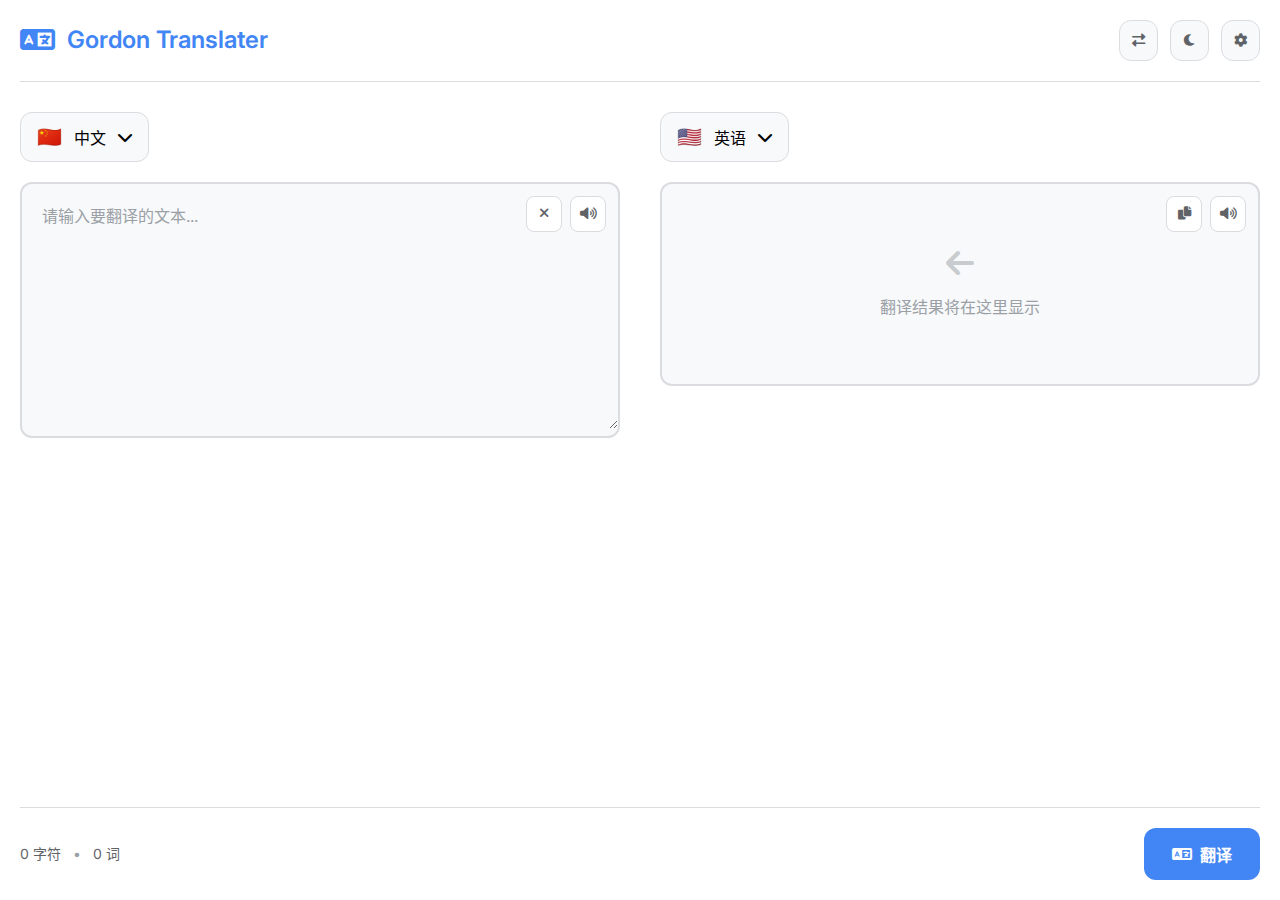
<file: index.html>
<!DOCTYPE html>
<html lang="zh-CN">
<head>
    <meta charset="UTF-8">
    <meta name="viewport" content="width=device-width, initial-scale=1.0">
    <title>Gordon Translater - 在线翻译工具</title>
    <link rel="stylesheet" href="styles.css">
    <link href="https://fonts.googleapis.com/css2?family=Inter:wght@300;400;500;600;700&display=swap" rel="stylesheet">
    <link rel="stylesheet" href="https://cdnjs.cloudflare.com/ajax/libs/font-awesome/6.0.0/css/all.min.css">
</head>
<body>
    <div class="container">
        <!-- 头部 -->
        <header class="header">
            <div class="logo">
                <i class="fas fa-language"></i>
                <span>Gordon Translater</span>
            </div>
            <div class="header-actions">
                <button class="btn-swap" id="swapLanguages">
                    <i class="fas fa-exchange-alt"></i>
                </button>
                <button class="btn-settings" id="themeToggle" aria-label="切换主题">
                    <i class="fas fa-moon"></i>
                </button>
                <button class="btn-settings" id="settingsBtn">
                    <i class="fas fa-cog"></i>
                </button>
            </div>
        </header>

        <!-- 主要内容区域 -->
        <main class="main-content">
            <!-- 左侧输入区域 -->
            <div class="input-section">
                <div class="language-selector">
                    <div class="language-dropdown">
                        <button class="language-btn" id="sourceLanguageBtn">
                            <span class="flag">🇨🇳</span>
                            <span class="language-name">中文</span>
                            <i class="fas fa-chevron-down"></i>
                        </button>
                        <div class="dropdown-menu" id="sourceLanguageMenu">
                            <!-- 语言选项将通过JavaScript动态生成 -->
                        </div>
                    </div>
                </div>
                
                <div class="text-input-container">
                    <textarea 
                        class="text-input" 
                        id="sourceText" 
                        placeholder="请输入要翻译的文本..."
                        rows="8"
                    ></textarea>
                    <div class="input-actions">
                        <button class="btn-clear" id="clearSource">
                            <i class="fas fa-times"></i>
                        </button>
                        <button class="btn-speak" id="speakSource">
                            <i class="fas fa-volume-up"></i>
                        </button>
                    </div>
                </div>
            </div>

            <!-- 右侧输出区域 -->
            <div class="output-section">
                <div class="language-selector">
                    <div class="language-dropdown">
                        <button class="language-btn" id="targetLanguageBtn">
                            <span class="flag">🇺🇸</span>
                            <span class="language-name">英语</span>
                            <i class="fas fa-chevron-down"></i>
                        </button>
                        <div class="dropdown-menu" id="targetLanguageMenu">
                            <!-- 语言选项将通过JavaScript动态生成 -->
                        </div>
                    </div>
                </div>
                
                <div class="text-output-container">
                    <div class="text-output" id="translatedText">
                        <div class="placeholder-text">
                            <i class="fas fa-arrow-left"></i>
                            <span>翻译结果将在这里显示</span>
                        </div>
                    </div>
                    <div class="output-actions">
                        <button class="btn-copy" id="copyTranslation">
                            <i class="fas fa-copy"></i>
                        </button>
                        <button class="btn-speak" id="speakTranslation">
                            <i class="fas fa-volume-up"></i>
                        </button>
                    </div>
                </div>
            </div>
        </main>

        <!-- 底部工具栏 -->
        <footer class="footer">
            <div class="translation-info">
                <span id="charCount">0 字符</span>
                <span class="separator">•</span>
                <span id="wordCount">0 词</span>
            </div>
            <div class="footer-actions">
                <button class="btn-translate" id="translateBtn">
                    <i class="fas fa-language"></i>
                    翻译
                </button>
            </div>
        </footer>
    </div>

    <!-- 设置模态框 -->
    <div class="modal" id="settingsModal">
        <div class="modal-content">
            <div class="modal-header">
                <h3>设置</h3>
                <button class="modal-close" id="closeSettings">
                    <i class="fas fa-times"></i>
                </button>
            </div>
            <div class="modal-body">
                <div class="setting-item">
                    <label>自动翻译</label>
                    <input type="checkbox" id="autoTranslate" checked>
                </div>
                <div class="setting-item">
                    <label>显示音标</label>
                    <input type="checkbox" id="showPhonetics">
                </div>
                <div class="setting-item">
                    <label>主题</label>
                    <select id="themeSelect">
                        <option value="light">浅色</option>
                        <option value="dark">深色</option>
                        <option value="auto">自动</option>
                    </select>
                </div>
            </div>
        </div>
    </div>

    <!-- 加载指示器 -->
    <div class="loading-overlay" id="loadingOverlay">
        <div class="loading-spinner">
            <i class="fas fa-spinner fa-spin"></i>
            <span>正在翻译...</span>
        </div>
    </div>

    <script src="script.js"></script>
</body>
</html>
</file>
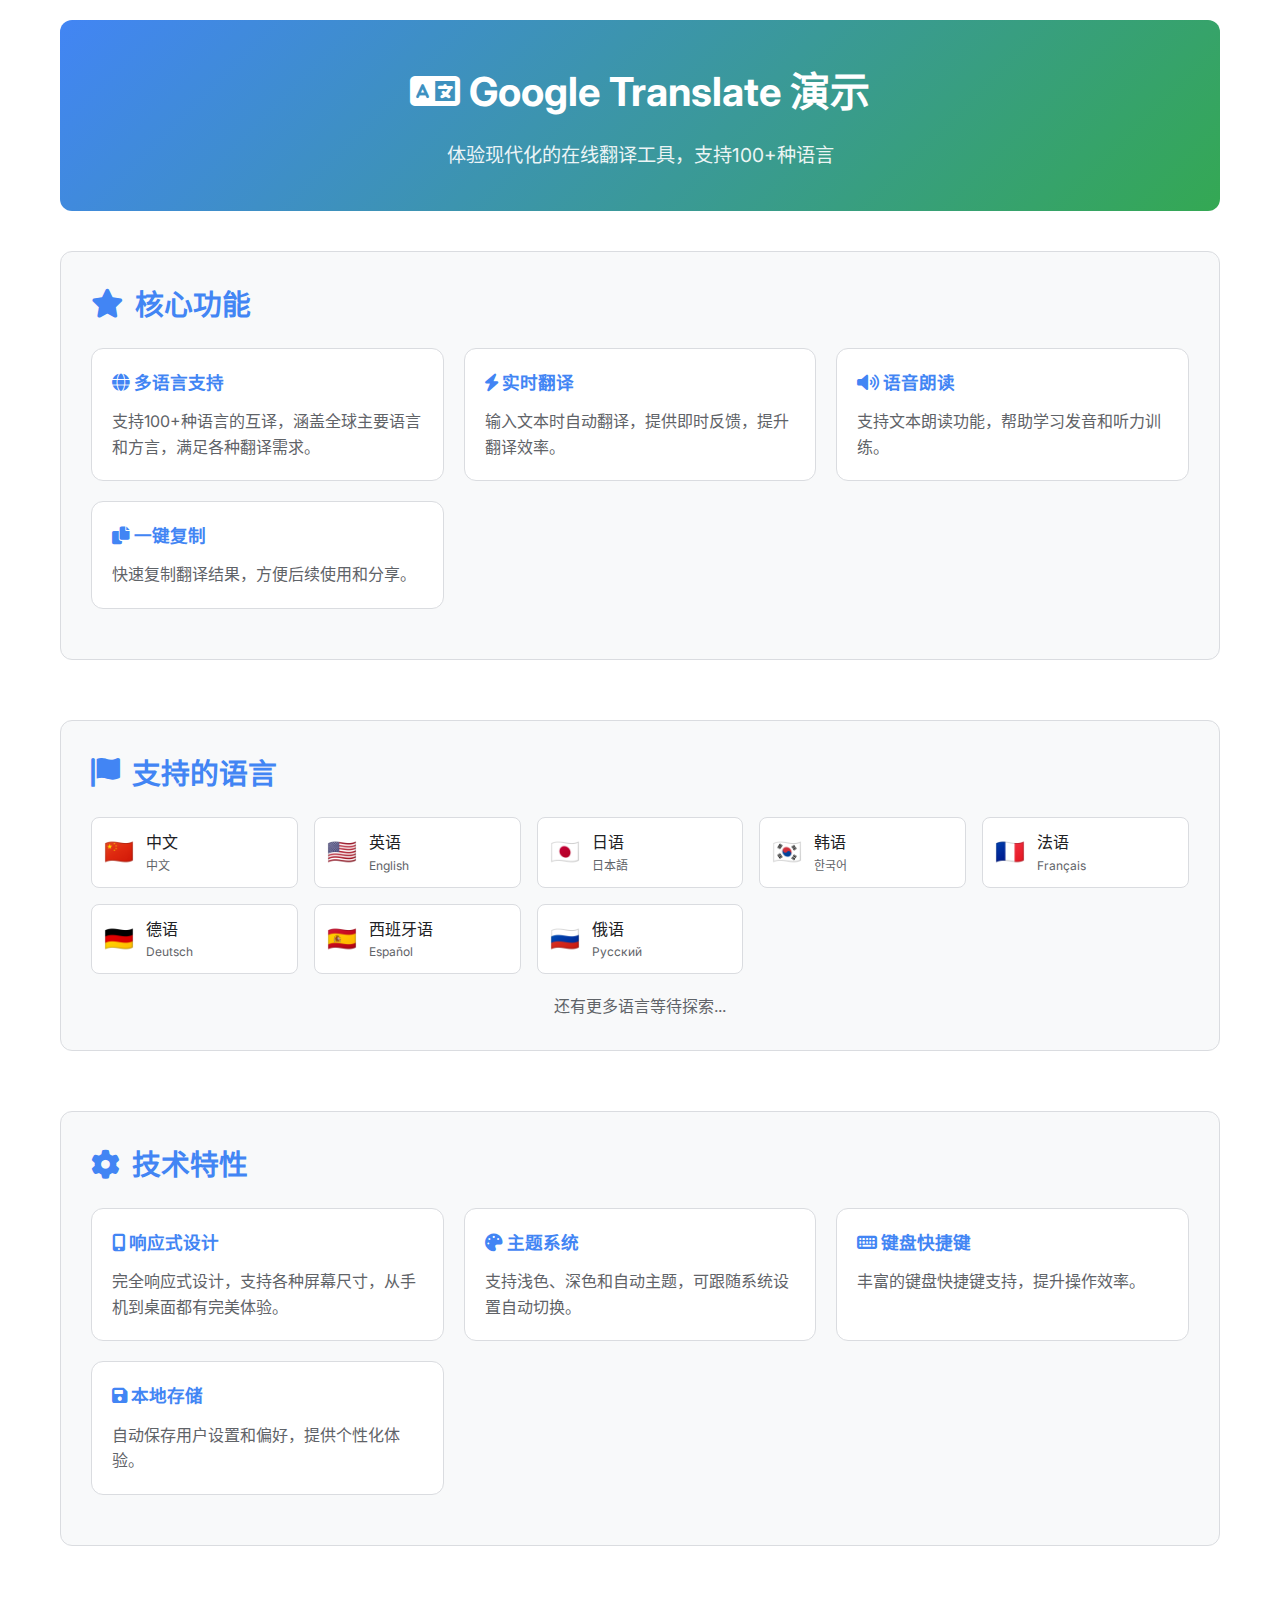
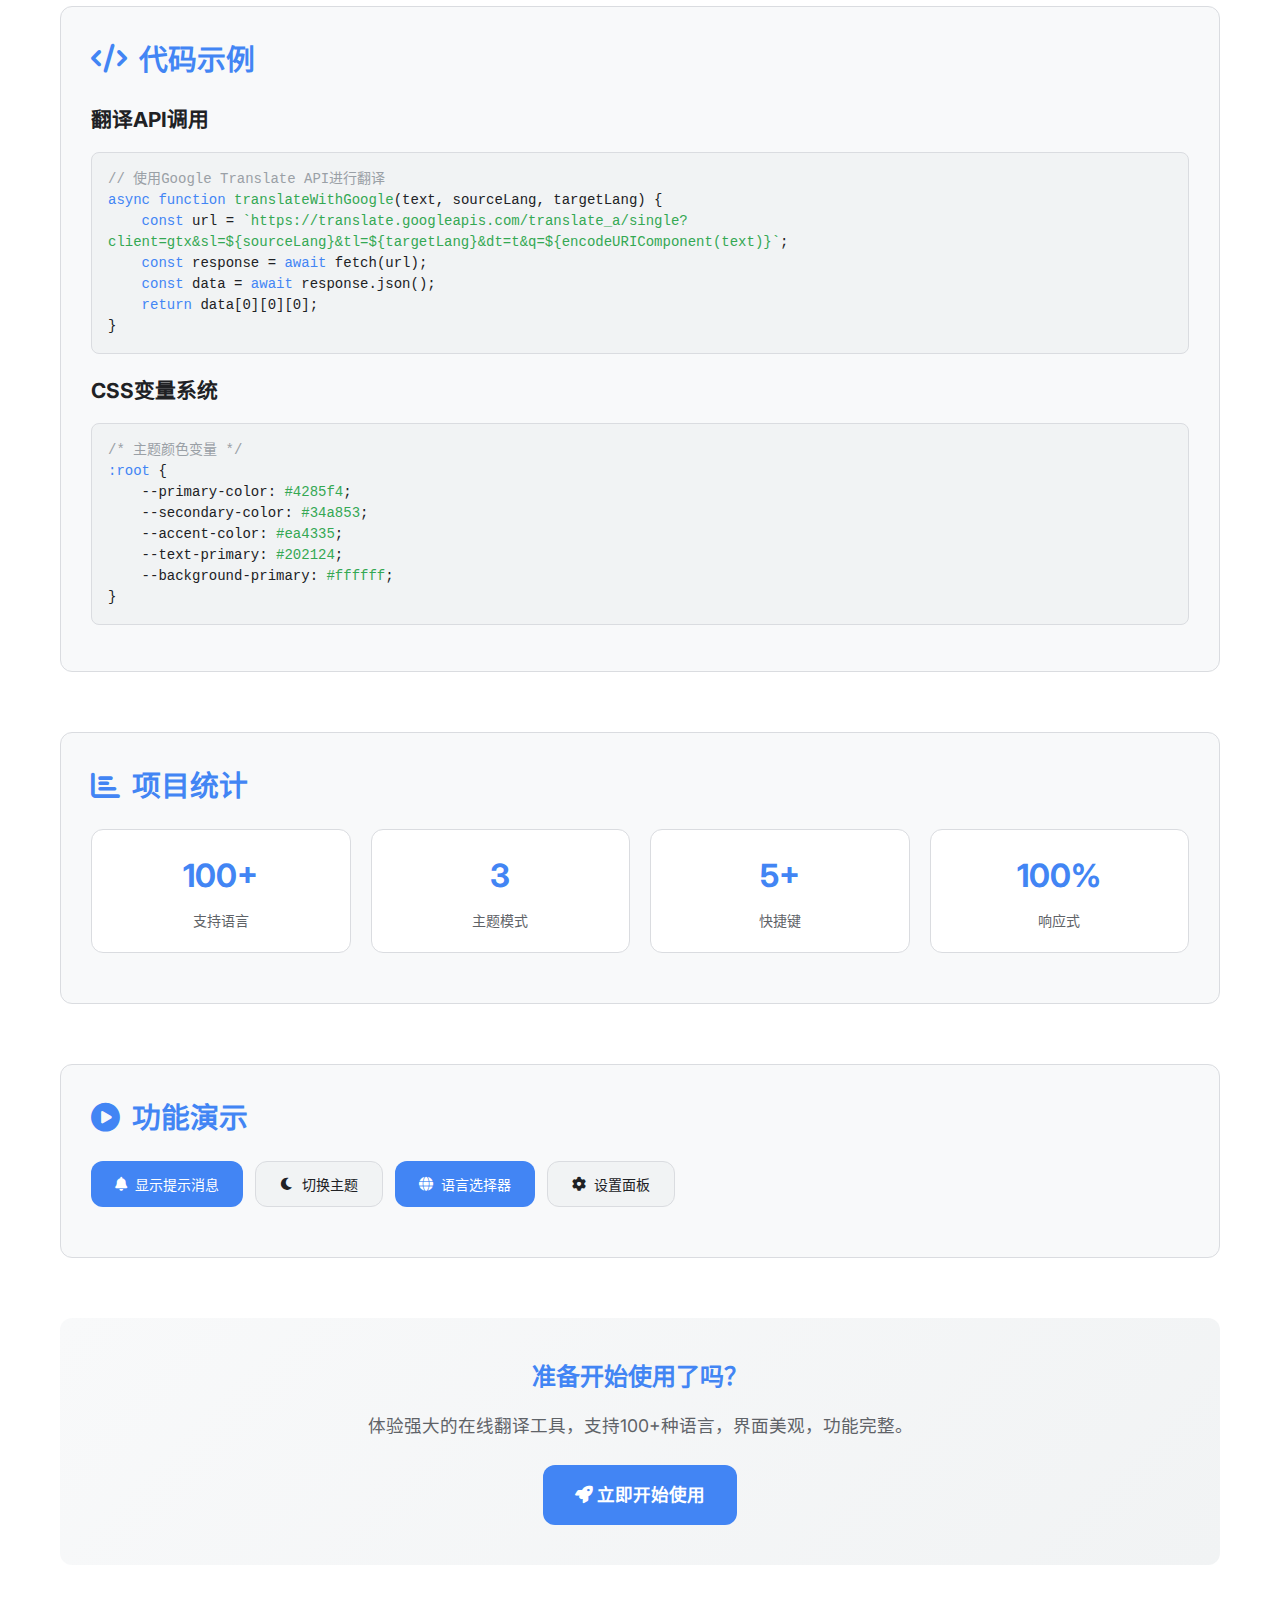
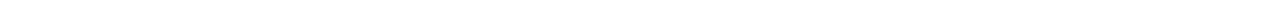
<file: demo.html>
<!DOCTYPE html>
<html lang="zh-CN">
<head>
    <meta charset="UTF-8">
    <meta name="viewport" content="width=device-width, initial-scale=1.0">
    <title>Google Translate 演示 - 功能展示</title>
    <link rel="stylesheet" href="styles.css">
    <link href="https://fonts.googleapis.com/css2?family=Inter:wght@300;400;500;600;700&display=swap" rel="stylesheet">
    <link rel="stylesheet" href="https://cdnjs.cloudflare.com/ajax/libs/font-awesome/6.0.0/css/all.min.css">
    <style>
        .demo-container {
            max-width: 1200px;
            margin: 0 auto;
            padding: 20px;
        }
        
        .demo-header {
            text-align: center;
            margin-bottom: 40px;
            padding: 40px 0;
            background: linear-gradient(135deg, var(--primary-color), var(--secondary-color));
            color: white;
            border-radius: var(--border-radius);
        }
        
        .demo-header h1 {
            font-size: 2.5rem;
            margin-bottom: 16px;
        }
        
        .demo-header p {
            font-size: 1.2rem;
            opacity: 0.9;
        }
        
        .demo-section {
            margin-bottom: 60px;
            padding: 30px;
            background: var(--background-secondary);
            border-radius: var(--border-radius);
            border: 1px solid var(--border-color);
        }
        
        .demo-section h2 {
            color: var(--primary-color);
            margin-bottom: 20px;
            font-size: 1.8rem;
            display: flex;
            align-items: center;
            gap: 12px;
        }
        
        .demo-section h3 {
            color: var(--text-primary);
            margin: 20px 0 12px;
            font-size: 1.3rem;
        }
        
        .feature-grid {
            display: grid;
            grid-template-columns: repeat(auto-fit, minmax(300px, 1fr));
            gap: 20px;
            margin: 20px 0;
        }
        
        .feature-card {
            background: var(--background-primary);
            padding: 20px;
            border-radius: var(--border-radius);
            border: 1px solid var(--border-color);
            transition: var(--transition);
        }
        
        .feature-card:hover {
            transform: translateY(-2px);
            box-shadow: var(--shadow-medium);
        }
        
        .feature-card h4 {
            color: var(--primary-color);
            margin-bottom: 12px;
            font-size: 1.1rem;
        }
        
        .feature-card p {
            color: var(--text-secondary);
            line-height: 1.6;
        }
        
        .demo-buttons {
            display: flex;
            gap: 12px;
            flex-wrap: wrap;
            margin: 20px 0;
        }
        
        .demo-btn {
            background: var(--primary-color);
            color: white;
            border: none;
            padding: 12px 24px;
            border-radius: var(--border-radius);
            cursor: pointer;
            font-size: 14px;
            font-weight: 500;
            transition: var(--transition);
            display: flex;
            align-items: center;
            gap: 8px;
        }
        
        .demo-btn:hover {
            background: var(--primary-hover);
            transform: translateY(-1px);
        }
        
        .demo-btn.secondary {
            background: var(--background-tertiary);
            color: var(--text-primary);
            border: 1px solid var(--border-color);
        }
        
        .demo-btn.secondary:hover {
            background: var(--border-color);
        }
        
        .language-showcase {
            display: grid;
            grid-template-columns: repeat(auto-fit, minmax(200px, 1fr));
            gap: 16px;
            margin: 20px 0;
        }
        
        .language-item {
            display: flex;
            align-items: center;
            gap: 12px;
            padding: 12px;
            background: var(--background-primary);
            border-radius: 8px;
            border: 1px solid var(--border-color);
            transition: var(--transition);
        }
        
        .language-item:hover {
            background: var(--background-secondary);
            border-color: var(--primary-color);
        }
        
        .language-item .flag {
            font-size: 24px;
        }
        
        .language-item .info {
            flex: 1;
        }
        
        .language-item .name {
            font-weight: 500;
            color: var(--text-primary);
        }
        
        .language-item .native {
            font-size: 12px;
            color: var(--text-secondary);
        }
        
        .code-example {
            background: var(--background-tertiary);
            border: 1px solid var(--border-color);
            border-radius: 8px;
            padding: 16px;
            margin: 16px 0;
            font-family: 'Monaco', 'Menlo', 'Ubuntu Mono', monospace;
            font-size: 14px;
            line-height: 1.5;
            overflow-x: auto;
        }
        
        .code-example .comment {
            color: var(--text-tertiary);
        }
        
        .code-example .keyword {
            color: var(--primary-color);
        }
        
        .code-example .string {
            color: var(--secondary-color);
        }
        
        .stats-grid {
            display: grid;
            grid-template-columns: repeat(auto-fit, minmax(150px, 1fr));
            gap: 20px;
            margin: 20px 0;
        }
        
        .stat-card {
            text-align: center;
            padding: 20px;
            background: var(--background-primary);
            border-radius: var(--border-radius);
            border: 1px solid var(--border-color);
        }
        
        .stat-card .number {
            font-size: 2rem;
            font-weight: 700;
            color: var(--primary-color);
            margin-bottom: 8px;
        }
        
        .stat-card .label {
            color: var(--text-secondary);
            font-size: 14px;
        }
        
        .cta-section {
            text-align: center;
            padding: 40px;
            background: linear-gradient(135deg, var(--background-secondary), var(--background-tertiary));
            border-radius: var(--border-radius);
            margin: 40px 0;
        }
        
        .cta-section h2 {
            color: var(--primary-color);
            margin-bottom: 16px;
        }
        
        .cta-section p {
            color: var(--text-secondary);
            margin-bottom: 24px;
            font-size: 1.1rem;
        }
        
        .cta-btn {
            background: var(--primary-color);
            color: white;
            text-decoration: none;
            padding: 16px 32px;
            border-radius: var(--border-radius);
            font-weight: 600;
            font-size: 1.1rem;
            display: inline-block;
            transition: var(--transition);
        }
        
        .cta-btn:hover {
            background: var(--primary-hover);
            transform: translateY(-2px);
            box-shadow: var(--shadow-medium);
        }
        
        @media (max-width: 768px) {
            .demo-header h1 {
                font-size: 2rem;
            }
            
            .demo-section {
                padding: 20px;
            }
            
            .feature-grid {
                grid-template-columns: 1fr;
            }
            
            .language-showcase {
                grid-template-columns: repeat(auto-fit, minmax(150px, 1fr));
            }
        }
    </style>
</head>
<body>
    <div class="demo-container">
        <!-- 演示头部 -->
        <header class="demo-header">
            <h1><i class="fas fa-language"></i> Google Translate 演示</h1>
            <p>体验现代化的在线翻译工具，支持100+种语言</p>
        </header>

        <!-- 主要功能展示 -->
        <section class="demo-section">
            <h2><i class="fas fa-star"></i> 核心功能</h2>
            <div class="feature-grid">
                <div class="feature-card">
                    <h4><i class="fas fa-globe"></i> 多语言支持</h4>
                    <p>支持100+种语言的互译，涵盖全球主要语言和方言，满足各种翻译需求。</p>
                </div>
                <div class="feature-card">
                    <h4><i class="fas fa-bolt"></i> 实时翻译</h4>
                    <p>输入文本时自动翻译，提供即时反馈，提升翻译效率。</p>
                </div>
                <div class="feature-card">
                    <h4><i class="fas fa-volume-up"></i> 语音朗读</h4>
                    <p>支持文本朗读功能，帮助学习发音和听力训练。</p>
                </div>
                <div class="feature-card">
                    <h4><i class="fas fa-copy"></i> 一键复制</h4>
                    <p>快速复制翻译结果，方便后续使用和分享。</p>
                </div>
            </div>
        </section>

        <!-- 语言支持展示 -->
        <section class="demo-section">
            <h2><i class="fas fa-flag"></i> 支持的语言</h2>
            <div class="language-showcase">
                <div class="language-item">
                    <span class="flag">🇨🇳</span>
                    <div class="info">
                        <div class="name">中文</div>
                        <div class="native">中文</div>
                    </div>
                </div>
                <div class="language-item">
                    <span class="flag">🇺🇸</span>
                    <div class="info">
                        <div class="name">英语</div>
                        <div class="native">English</div>
                    </div>
                </div>
                <div class="language-item">
                    <span class="flag">🇯🇵</span>
                    <div class="info">
                        <div class="name">日语</div>
                        <div class="native">日本語</div>
                    </div>
                </div>
                <div class="language-item">
                    <span class="flag">🇰🇷</span>
                    <div class="info">
                        <div class="name">韩语</div>
                        <div class="native">한국어</div>
                    </div>
                </div>
                <div class="language-item">
                    <span class="flag">🇫🇷</span>
                    <div class="info">
                        <div class="name">法语</div>
                        <div class="native">Français</div>
                    </div>
                </div>
                <div class="language-item">
                    <span class="flag">🇩🇪</span>
                    <div class="info">
                        <div class="name">德语</div>
                        <div class="native">Deutsch</div>
                    </div>
                </div>
                <div class="language-item">
                    <span class="flag">🇪🇸</span>
                    <div class="info">
                        <div class="name">西班牙语</div>
                        <div class="native">Español</div>
                    </div>
                </div>
                <div class="language-item">
                    <span class="flag">🇷🇺</span>
                    <div class="info">
                        <div class="name">俄语</div>
                        <div class="native">Русский</div>
                    </div>
                </div>
            </div>
            <p style="text-align: center; color: var(--text-secondary); margin-top: 20px;">
                还有更多语言等待探索...
            </p>
        </section>

        <!-- 技术特性 -->
        <section class="demo-section">
            <h2><i class="fas fa-cog"></i> 技术特性</h2>
            <div class="feature-grid">
                <div class="feature-card">
                    <h4><i class="fas fa-mobile-alt"></i> 响应式设计</h4>
                    <p>完全响应式设计，支持各种屏幕尺寸，从手机到桌面都有完美体验。</p>
                </div>
                <div class="feature-card">
                    <h4><i class="fas fa-palette"></i> 主题系统</h4>
                    <p>支持浅色、深色和自动主题，可跟随系统设置自动切换。</p>
                </div>
                <div class="feature-card">
                    <h4><i class="fas fa-keyboard"></i> 键盘快捷键</h4>
                    <p>丰富的键盘快捷键支持，提升操作效率。</p>
                </div>
                <div class="feature-card">
                    <h4><i class="fas fa-save"></i> 本地存储</h4>
                    <p>自动保存用户设置和偏好，提供个性化体验。</p>
                </div>
            </div>
        </section>

        <!-- 代码示例 -->
        <section class="demo-section">
            <h2><i class="fas fa-code"></i> 代码示例</h2>
            <h3>翻译API调用</h3>
            <div class="code-example">
<span class="comment">// 使用Google Translate API进行翻译</span><br>
<span class="keyword">async function</span> <span class="string">translateWithGoogle</span>(text, sourceLang, targetLang) {<br>
&nbsp;&nbsp;&nbsp;&nbsp;<span class="keyword">const</span> url = <span class="string">`https://translate.googleapis.com/translate_a/single?client=gtx&sl=${sourceLang}&tl=${targetLang}&dt=t&q=${encodeURIComponent(text)}`</span>;<br>
&nbsp;&nbsp;&nbsp;&nbsp;<span class="keyword">const</span> response = <span class="keyword">await</span> fetch(url);<br>
&nbsp;&nbsp;&nbsp;&nbsp;<span class="keyword">const</span> data = <span class="keyword">await</span> response.json();<br>
&nbsp;&nbsp;&nbsp;&nbsp;<span class="keyword">return</span> data[0][0][0];<br>
}
            </div>
            
            <h3>CSS变量系统</h3>
            <div class="code-example">
<span class="comment">/* 主题颜色变量 */</span><br>
<span class="keyword">:root</span> {<br>
&nbsp;&nbsp;&nbsp;&nbsp;--primary-color: <span class="string">#4285f4</span>;<br>
&nbsp;&nbsp;&nbsp;&nbsp;--secondary-color: <span class="string">#34a853</span>;<br>
&nbsp;&nbsp;&nbsp;&nbsp;--accent-color: <span class="string">#ea4335</span>;<br>
&nbsp;&nbsp;&nbsp;&nbsp;--text-primary: <span class="string">#202124</span>;<br>
&nbsp;&nbsp;&nbsp;&nbsp;--background-primary: <span class="string">#ffffff</span>;<br>
}
            </div>
        </section>

        <!-- 统计数据 -->
        <section class="demo-section">
            <h2><i class="fas fa-chart-bar"></i> 项目统计</h2>
            <div class="stats-grid">
                <div class="stat-card">
                    <div class="number">100+</div>
                    <div class="label">支持语言</div>
                </div>
                <div class="stat-card">
                    <div class="number">3</div>
                    <div class="label">主题模式</div>
                </div>
                <div class="stat-card">
                    <div class="number">5+</div>
                    <div class="label">快捷键</div>
                </div>
                <div class="stat-card">
                    <div class="number">100%</div>
                    <div class="label">响应式</div>
                </div>
            </div>
        </section>

        <!-- 功能演示 -->
        <section class="demo-section">
            <h2><i class="fas fa-play-circle"></i> 功能演示</h2>
            <div class="demo-buttons">
                <button class="demo-btn" onclick="showToast('这是一个演示提示消息！')">
                    <i class="fas fa-bell"></i> 显示提示消息
                </button>
                <button class="demo-btn secondary" onclick="toggleTheme()">
                    <i class="fas fa-moon"></i> 切换主题
                </button>
                <button class="demo-btn" onclick="showLanguageMenu()">
                    <i class="fas fa-globe"></i> 语言选择器
                </button>
                <button class="demo-btn secondary" onclick="showSettings()">
                    <i class="fas fa-cog"></i> 设置面板
                </button>
            </div>
        </section>

        <!-- 行动召唤 -->
        <section class="cta-section">
            <h2>准备开始使用了吗？</h2>
            <p>体验强大的在线翻译工具，支持100+种语言，界面美观，功能完整。</p>
            <a href="index.html" class="cta-btn">
                <i class="fas fa-rocket"></i> 立即开始使用
            </a>
        </section>
    </div>

    <!-- 设置模态框 -->
    <div class="modal" id="settingsModal">
        <div class="modal-content">
            <div class="modal-header">
                <h3>设置演示</h3>
                <button class="modal-close" onclick="hideSettings()">
                    <i class="fas fa-times"></i>
                </button>
            </div>
            <div class="modal-body">
                <div class="setting-item">
                    <label>自动翻译</label>
                    <input type="checkbox" checked>
                </div>
                <div class="setting-item">
                    <label>显示音标</label>
                    <input type="checkbox">
                </div>
                <div class="setting-item">
                    <label>主题</label>
                    <select>
                        <option value="light">浅色</option>
                        <option value="dark">深色</option>
                        <option value="auto">自动</option>
                    </select>
                </div>
            </div>
        </div>
    </div>

    <script>
        // 演示功能
        function showToast(message) {
            const toast = document.createElement('div');
            toast.className = 'toast fade-in';
            toast.textContent = message;
            toast.style.cssText = `
                position: fixed;
                top: 20px;
                right: 20px;
                background: var(--primary-color);
                color: white;
                padding: 12px 20px;
                border-radius: 12px;
                box-shadow: 0 4px 6px rgba(0, 0, 0, 0.1);
                z-index: 10000;
                font-size: 14px;
                font-weight: 500;
                transition: all 0.3s cubic-bezier(0.4, 0, 0.2, 1);
            `;
            
            document.body.appendChild(toast);
            
            setTimeout(() => {
                toast.style.opacity = '0';
                toast.style.transform = 'translateX(100%)';
                setTimeout(() => {
                    if (document.body.contains(toast)) {
                        document.body.removeChild(toast);
                    }
                }, 300);
            }, 3000);
        }

        function toggleTheme() {
            const currentTheme = document.documentElement.getAttribute('data-theme');
            const newTheme = currentTheme === 'dark' ? 'light' : 'dark';
            document.documentElement.setAttribute('data-theme', newTheme);
            showToast(`已切换到${newTheme === 'dark' ? '深色' : '浅色'}主题`);
        }

        function showLanguageMenu() {
            showToast('语言选择器功能演示');
        }

        function showSettings() {
            document.getElementById('settingsModal').classList.add('show');
        }

        function hideSettings() {
            document.getElementById('settingsModal').classList.remove('show');
        }

        // 点击外部关闭模态框
        document.addEventListener('click', (event) => {
            if (!event.target.closest('.modal-content') && !event.target.closest('.demo-btn')) {
                document.getElementById('settingsModal').classList.remove('show');
            }
        });

        // 页面加载动画
        document.addEventListener('DOMContentLoaded', () => {
            const sections = document.querySelectorAll('.demo-section');
            sections.forEach((section, index) => {
                setTimeout(() => {
                    section.style.opacity = '0';
                    section.style.transform = 'translateY(20px)';
                    section.style.transition = 'all 0.6s ease-out';
                    
                    setTimeout(() => {
                        section.style.opacity = '1';
                        section.style.transform = 'translateY(0)';
                    }, 100);
                }, index * 200);
            });
        });
    </script>
</body>
</html>
</file>
<file: styles.css>
/* 全局样式 */
* {
    margin: 0;
    padding: 0;
    box-sizing: border-box;
}

:root {
    --primary-color: #4285f4;
    --primary-hover: #3367d6;
    --secondary-color: #34a853;
    --accent-color: #ea4335;
    --text-primary: #202124;
    --text-secondary: #5f6368;
    --text-tertiary: #9aa0a6;
    --background-primary: #ffffff;
    --background-secondary: #f8f9fa;
    --background-tertiary: #f1f3f4;
    --background-overlay: rgba(0, 0, 0, 0.5);
    --border-color: #dadce0;
    --shadow-light: 0 1px 3px rgba(0, 0, 0, 0.12);
    --shadow-medium: 0 4px 6px rgba(0, 0, 0, 0.1);
    --shadow-heavy: 0 10px 25px rgba(0, 0, 0, 0.15);
    --border-radius: 12px;
    --transition: all 0.3s cubic-bezier(0.4, 0, 0.2, 1);
}

/* 深色主题 */
[data-theme="dark"] {
    --text-primary: #e8eaed;
    --text-secondary: #9aa0a6;
    --text-tertiary: #5f6368;
    --background-primary: #202124;
    --background-secondary: #303134;
    --background-tertiary: #3c4043;
    --background-overlay: rgba(255, 255, 255, 0.1);
    --border-color: #5f6368;
}

body {
    font-family: 'Inter', -apple-system, BlinkMacSystemFont, 'Segoe UI', Roboto, sans-serif;
    background: var(--background-primary);
    color: var(--text-primary);
    line-height: 1.6;
    transition: var(--transition);
}

.container {
    max-width: 1400px;
    margin: 0 auto;
    padding: 0 20px;
    min-height: 100vh;
    display: flex;
    flex-direction: column;
}

/* 头部样式 */
.header {
    display: flex;
    justify-content: space-between;
    align-items: center;
    padding: 20px 0;
    border-bottom: 1px solid var(--border-color);
    margin-bottom: 30px;
}

.logo {
    display: flex;
    align-items: center;
    gap: 12px;
    font-size: 24px;
    font-weight: 600;
    color: var(--primary-color);
}

.logo i {
    font-size: 28px;
}

.header-actions {
    display: flex;
    gap: 12px;
}

.btn-swap, .btn-settings {
    background: var(--background-secondary);
    border: 1px solid var(--border-color);
    border-radius: var(--border-radius);
    padding: 12px;
    cursor: pointer;
    transition: var(--transition);
    color: var(--text-secondary);
}

.btn-swap:hover, .btn-settings:hover {
    background: var(--background-tertiary);
    border-color: var(--primary-color);
    color: var(--primary-color);
}

/* 主要内容区域 */
.main-content {
    display: grid;
    grid-template-columns: 1fr 1fr;
    gap: 40px;
    flex: 1;
    margin-bottom: 30px;
}

/* 语言选择器 */
.language-selector {
    margin-bottom: 20px;
}

.language-dropdown {
    position: relative;
    display: inline-block;
}

.language-btn {
    display: flex;
    align-items: center;
    gap: 12px;
    background: var(--background-secondary);
    border: 1px solid var(--border-color);
    border-radius: var(--border-radius);
    padding: 12px 16px;
    cursor: pointer;
    transition: var(--transition);
    font-size: 16px;
    font-weight: 500;
}

.language-btn:hover {
    background: var(--background-tertiary);
    border-color: var(--primary-color);
}

.flag {
    font-size: 20px;
}

.dropdown-menu {
    position: absolute;
    top: 100%;
    left: 0;
    right: 0;
    background: var(--background-primary);
    border: 1px solid var(--border-color);
    border-radius: var(--border-radius);
    box-shadow: var(--shadow-heavy);
    z-index: 1000;
    max-height: 300px;
    overflow-y: auto;
    display: none;
    margin-top: 4px;
}

.dropdown-menu.show {
    display: block;
}

.language-option {
    display: flex;
    align-items: center;
    gap: 12px;
    padding: 12px 16px;
    cursor: pointer;
    transition: var(--transition);
}

.language-option:hover {
    background: var(--background-secondary);
}

.language-option.selected {
    background: var(--primary-color);
    color: white;
}

/* 文本输入/输出容器 */
.text-input-container, .text-output-container {
    position: relative;
    background: var(--background-secondary);
    border: 2px solid var(--border-color);
    border-radius: var(--border-radius);
    transition: var(--transition);
}

.text-input-container:focus-within, .text-output-container:focus-within {
    border-color: var(--primary-color);
    box-shadow: 0 0 0 3px rgba(66, 133, 244, 0.1);
}

.text-input {
    width: 100%;
    min-height: 200px;
    padding: 20px;
    border: none;
    background: transparent;
    resize: vertical;
    font-size: 16px;
    line-height: 1.6;
    color: var(--text-primary);
    font-family: inherit;
}

.text-input:focus {
    outline: none;
}

.text-input::placeholder {
    color: var(--text-tertiary);
}

.text-output {
    min-height: 200px;
    padding: 20px;
    color: var(--text-primary);
    line-height: 1.6;
    font-size: 16px;
}

.placeholder-text {
    display: flex;
    flex-direction: column;
    align-items: center;
    justify-content: center;
    height: 160px;
    color: var(--text-tertiary);
    text-align: center;
    gap: 16px;
}

.placeholder-text i {
    font-size: 32px;
    opacity: 0.5;
}

/* 操作按钮 */
.input-actions, .output-actions {
    position: absolute;
    top: 12px;
    right: 12px;
    display: flex;
    gap: 8px;
}

.btn-clear, .btn-speak, .btn-copy {
    background: var(--background-primary);
    border: 1px solid var(--border-color);
    border-radius: 8px;
    padding: 8px;
    cursor: pointer;
    transition: var(--transition);
    color: var(--text-secondary);
    width: 36px;
    height: 36px;
    display: flex;
    align-items: center;
    justify-content: center;
}

.btn-clear:hover, .btn-speak:hover, .btn-copy:hover {
    background: var(--background-tertiary);
    border-color: var(--primary-color);
    color: var(--primary-color);
}

/* 底部工具栏 */
.footer {
    display: flex;
    justify-content: space-between;
    align-items: center;
    padding: 20px 0;
    border-top: 1px solid var(--border-color);
    margin-top: auto;
}

.translation-info {
    display: flex;
    align-items: center;
    gap: 12px;
    color: var(--text-secondary);
    font-size: 14px;
}

.separator {
    color: var(--text-tertiary);
}

.btn-translate {
    background: var(--primary-color);
    color: white;
    border: none;
    border-radius: var(--border-radius);
    padding: 14px 28px;
    font-size: 16px;
    font-weight: 600;
    cursor: pointer;
    transition: var(--transition);
    display: flex;
    align-items: center;
    gap: 8px;
}

.btn-translate:hover {
    background: var(--primary-hover);
    transform: translateY(-1px);
    box-shadow: var(--shadow-medium);
}

.btn-translate:active {
    transform: translateY(0);
}

/* 模态框 */
.modal {
    display: none;
    position: fixed;
    top: 0;
    left: 0;
    width: 100%;
    height: 100%;
    background: var(--background-overlay);
    z-index: 2000;
    backdrop-filter: blur(4px);
}

.modal.show {
    display: flex;
    align-items: center;
    justify-content: center;
}

.modal-content {
    background: var(--background-primary);
    border-radius: var(--border-radius);
    box-shadow: var(--shadow-heavy);
    width: 90%;
    max-width: 500px;
    max-height: 90vh;
    overflow-y: auto;
}

.modal-header {
    display: flex;
    justify-content: space-between;
    align-items: center;
    padding: 24px 24px 16px;
    border-bottom: 1px solid var(--border-color);
}

.modal-header h3 {
    font-size: 20px;
    font-weight: 600;
}

.modal-close {
    background: none;
    border: none;
    font-size: 20px;
    cursor: pointer;
    color: var(--text-secondary);
    padding: 4px;
    border-radius: 4px;
    transition: var(--transition);
}

.modal-close:hover {
    background: var(--background-secondary);
    color: var(--text-primary);
}

.modal-body {
    padding: 24px;
}

.setting-item {
    display: flex;
    justify-content: space-between;
    align-items: center;
    padding: 16px 0;
    border-bottom: 1px solid var(--border-color);
}

.setting-item:last-child {
    border-bottom: none;
}

.setting-item label {
    font-weight: 500;
    color: var(--text-primary);
}

.setting-item input[type="checkbox"] {
    width: 20px;
    height: 20px;
    accent-color: var(--primary-color);
}

.setting-item select {
    padding: 8px 12px;
    border: 1px solid var(--border-color);
    border-radius: 6px;
    background: var(--background-secondary);
    color: var(--text-primary);
    font-size: 14px;
}

/* 加载指示器 */
.loading-overlay {
    display: none;
    position: fixed;
    top: 0;
    left: 0;
    width: 100%;
    height: 100%;
    background: var(--background-overlay);
    z-index: 3000;
    backdrop-filter: blur(4px);
}

.loading-overlay.show {
    display: flex;
    align-items: center;
    justify-content: center;
}

.loading-spinner {
    background: var(--background-primary);
    padding: 32px;
    border-radius: var(--border-radius);
    box-shadow: var(--shadow-heavy);
    display: flex;
    flex-direction: column;
    align-items: center;
    gap: 16px;
    color: var(--text-primary);
}

.loading-spinner i {
    font-size: 32px;
    color: var(--primary-color);
}

/* 响应式设计 */
@media (max-width: 768px) {
    .container {
        padding: 0 16px;
    }
    
    .main-content {
        grid-template-columns: 1fr;
        gap: 24px;
    }
    
    .header {
        flex-direction: column;
        gap: 16px;
        text-align: center;
    }
    
    .footer {
        flex-direction: column;
        gap: 16px;
        text-align: center;
    }
    
    .text-input, .text-output {
        min-height: 150px;
    }
    
    .language-btn {
        width: 100%;
        justify-content: center;
    }
}

@media (max-width: 480px) {
    .header-actions {
        gap: 8px;
    }
    
    .btn-swap, .btn-settings {
        padding: 8px;
    }
    
    .text-input-container, .text-output-container {
        margin: 0 -8px;
    }
    
    .text-input, .text-output {
        padding: 16px;
    }
}

/* 动画效果 */
@keyframes fadeIn {
    from {
        opacity: 0;
        transform: translateY(10px);
    }
    to {
        opacity: 1;
        transform: translateY(0);
    }
}

.fade-in {
    animation: fadeIn 0.3s ease-out;
}

/* 滚动条样式 */
::-webkit-scrollbar {
    width: 8px;
}

::-webkit-scrollbar-track {
    background: var(--background-secondary);
    border-radius: 4px;
}

::-webkit-scrollbar-thumb {
    background: var(--border-color);
    border-radius: 4px;
}

::-webkit-scrollbar-thumb:hover {
    background: var(--text-tertiary);
}
</file>
